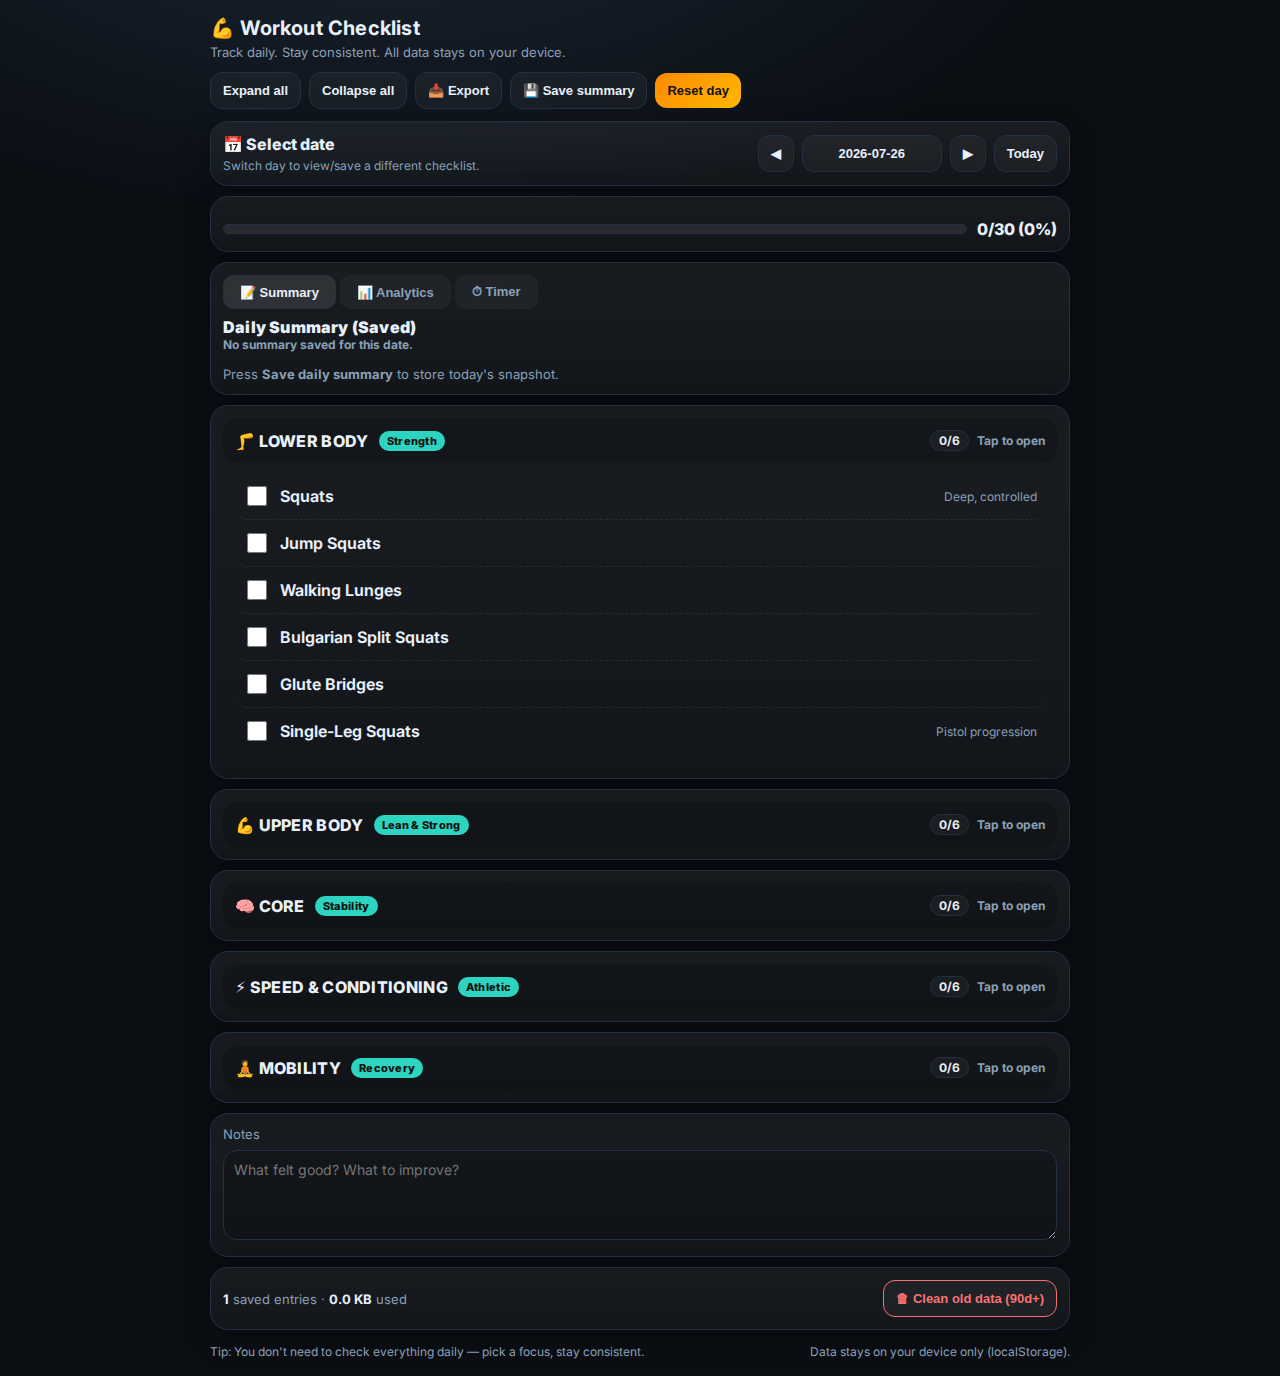
<file: Workout/index.html>
<!doctype html>
<html lang="en">
<head>
  <meta charset="utf-8" />
  <meta name="viewport" content="width=device-width, initial-scale=1" />
  <meta name="description" content="Offline workout checklist app. Track daily exercises, view analytics, and stay consistent — no internet needed." />
  <meta name="theme-color" content="#0b0f14" />
  <link rel="manifest" href="manifest.json" />
  <link rel="preconnect" href="https://fonts.googleapis.com" />
  <link rel="preconnect" href="https://fonts.gstatic.com" crossorigin />
  <link href="https://fonts.googleapis.com/css2?family=Inter:wght@400;600;700;800;900&display=swap" rel="stylesheet" />
  <link rel="stylesheet" href="style.css" />
  <title>Workout Checklist</title>
</head>

<body>
<main class="wrap">

  <!-- Header -->
  <header>
    <div class="title">
      <h1>💪 Workout Checklist</h1>
      <div class="sub">Track daily. Stay consistent. All data stays on your device.</div>
    </div>
    <nav class="bar" aria-label="Actions">
      <button class="ghost" id="expandAll">Expand all</button>
      <button class="ghost" id="collapseAll">Collapse all</button>
      <button class="ghost" id="export">📥 Export</button>
      <button class="ghost" id="saveSummary">💾 Save summary</button>
      <button class="primary" id="reset">Reset day</button>
    </nav>
  </header>

  <!-- Calendar / Date Picker -->
  <div class="card" id="calendarCard">
    <div class="calRow">
      <div class="calLeft">
        <div class="calLabel">📅 Select date</div>
        <div class="calSub">Switch day to view/save a different checklist.</div>
      </div>
      <div class="calRight">
        <button class="ghost" id="prevDay" aria-label="Previous day">◀</button>
        <button class="ghost" id="openCalendar">
          <span id="dateText">YYYY-MM-DD</span>
        </button>
        <button class="ghost" id="nextDay" aria-label="Next day">▶</button>
        <button class="ghost" id="todayBtn">Today</button>
      </div>
    </div>
  </div>

  <!-- Calendar Popup Modal -->
  <div class="modal" id="calModal" aria-hidden="true">
    <div class="modalBackdrop" id="calClose"></div>
    <div class="modalBox" role="dialog" aria-modal="true" aria-label="Calendar">
      <div class="calHeader">
        <div class="calMonth" id="calMonthLabel">Feb 2026</div>
        <div class="calHeaderRight">
          <button class="ghost" id="calToday">Today</button>
          <button class="ghost" id="calPrev" aria-label="Previous month">◀</button>
          <button class="ghost" id="calNext" aria-label="Next month">▶</button>
        </div>
      </div>
      <div class="calDow">
        <div>Su</div><div>Mo</div><div>Tu</div><div>We</div><div>Th</div><div>Fr</div><div>Sa</div>
      </div>
      <div class="calGrid" id="calGrid"></div>
    </div>
  </div>

  <!-- Progress -->
  <div class="card">
    <div class="progress">
      <div class="meter"><div class="fill" id="fill"></div></div>
      <div class="pct"><span id="done">0</span>/<span id="total">0</span> (<span id="percent">0</span>%)</div>
    </div>
  </div>

  <!-- Tabs: Summary / Analytics -->
  <div class="card">
    <div class="tab-nav">
      <button class="tab-btn active" data-tab="summary">📝 Summary</button>
      <button class="tab-btn" data-tab="analytics">📊 Analytics</button>
      <button class="tab-btn" data-tab="timer">⏱ Timer</button>
    </div>

    <!-- Tab: Summary -->
    <div class="tab-panel active" id="tab-summary">
      <div class="sumHeader">
        <div>
          <div class="sumTitle">Daily Summary (Saved)</div>
          <div class="sumMeta" id="summaryMeta">No summary saved for this date.</div>
        </div>
        <div class="sumMeta" id="summaryStatus"></div>
      </div>
      <div id="summaryBody" class="sumEmpty">Press <b>Save summary</b> to store today's snapshot.</div>
    </div>

    <!-- Tab: Analytics -->
    <div class="tab-panel" id="tab-analytics">
      <div class="analytics-grid">
        <div class="stat-box">
          <div class="stat-value" id="streakValue">0</div>
          <div class="stat-label">🔥 Day Streak</div>
        </div>
        <div class="stat-box">
          <div class="stat-value" id="weekAvgValue">0%</div>
          <div class="stat-label">📈 7-Day Avg</div>
        </div>
        <div class="stat-box">
          <div class="stat-value" id="activeDaysValue">0</div>
          <div class="stat-label">🗓 Active (30d)</div>
        </div>
      </div>
      <div class="heatmap-wrap">
        <div class="heatmap-label">Last 30 Days</div>
        <div class="heatmap" id="heatmap"></div>
      </div>
    </div>

    <!-- Tab: Timer -->
    <div class="tab-panel" id="tab-timer">
      <div class="timer-wrap">
        <div class="timer-display" id="timerDisplay">00:00</div>
        <button class="ghost timer-btn" id="timerStart">▶ Start</button>
        <button class="ghost timer-btn" id="timerReset">↺ Reset</button>
        <div class="timer-presets">
          <button class="ghost active" data-secs="0">Free</button>
          <button class="ghost" data-secs="30">30s</button>
          <button class="ghost" data-secs="45">45s</button>
          <button class="ghost" data-secs="60">60s</button>
          <button class="ghost" data-secs="90">90s</button>
          <button class="ghost" data-secs="120">2m</button>
        </div>
      </div>
    </div>
  </div>

  <!-- Exercise Sections -->
  <section class="card" aria-labelledby="lower-heading">
    <details open data-section="lower">
      <summary>
        <div class="secTitle" id="lower-heading">🦵 LOWER BODY <span class="tag">Strength</span></div>
        <div class="count"><span class="mini" id="lowerCount">0/0</span> Tap to open</div>
      </summary>
      <div class="items" id="lower"></div>
    </details>
  </section>

  <section class="card" aria-labelledby="upper-heading">
    <details data-section="upper">
      <summary>
        <div class="secTitle" id="upper-heading">💪 UPPER BODY <span class="tag">Lean & Strong</span></div>
        <div class="count"><span class="mini" id="upperCount">0/0</span> Tap to open</div>
      </summary>
      <div class="items" id="upper"></div>
    </details>
  </section>

  <section class="card" aria-labelledby="core-heading">
    <details data-section="core">
      <summary>
        <div class="secTitle" id="core-heading">🧠 CORE <span class="tag">Stability</span></div>
        <div class="count"><span class="mini" id="coreCount">0/0</span> Tap to open</div>
      </summary>
      <div class="items" id="core"></div>
    </details>
  </section>

  <section class="card" aria-labelledby="speed-heading">
    <details data-section="speed">
      <summary>
        <div class="secTitle" id="speed-heading">⚡ SPEED & CONDITIONING <span class="tag">Athletic</span></div>
        <div class="count"><span class="mini" id="speedCount">0/0</span> Tap to open</div>
      </summary>
      <div class="items" id="speed"></div>
    </details>
  </section>

  <section class="card" aria-labelledby="mobility-heading">
    <details data-section="mobility">
      <summary>
        <div class="secTitle" id="mobility-heading">🧘 MOBILITY <span class="tag">Recovery</span></div>
        <div class="count"><span class="mini" id="mobilityCount">0/0</span> Tap to open</div>
      </summary>
      <div class="items" id="mobility"></div>
    </details>
  </section>

  <!-- Notes -->
  <section class="card">
    <label class="sub" for="notes" style="display:block;margin-bottom:8px;">Notes</label>
    <textarea id="notes" placeholder="What felt good? What to improve?"></textarea>
  </section>

  <!-- Storage Management -->
  <div class="card">
    <div class="storage-info">
      <div class="storage-stats" id="storageStats">Loading...</div>
      <button class="ghost danger" id="cleanStorage">🗑 Clean old data (90d+)</button>
    </div>
  </div>

  <!-- Footer -->
  <footer class="footer">
    <div>Tip: You don't need to check everything daily — pick a focus, stay consistent.</div>
    <div>Data stays on your device only (localStorage).</div>
  </footer>

</main>

<script src="app.js"></script>
</body>
</html>
</file>
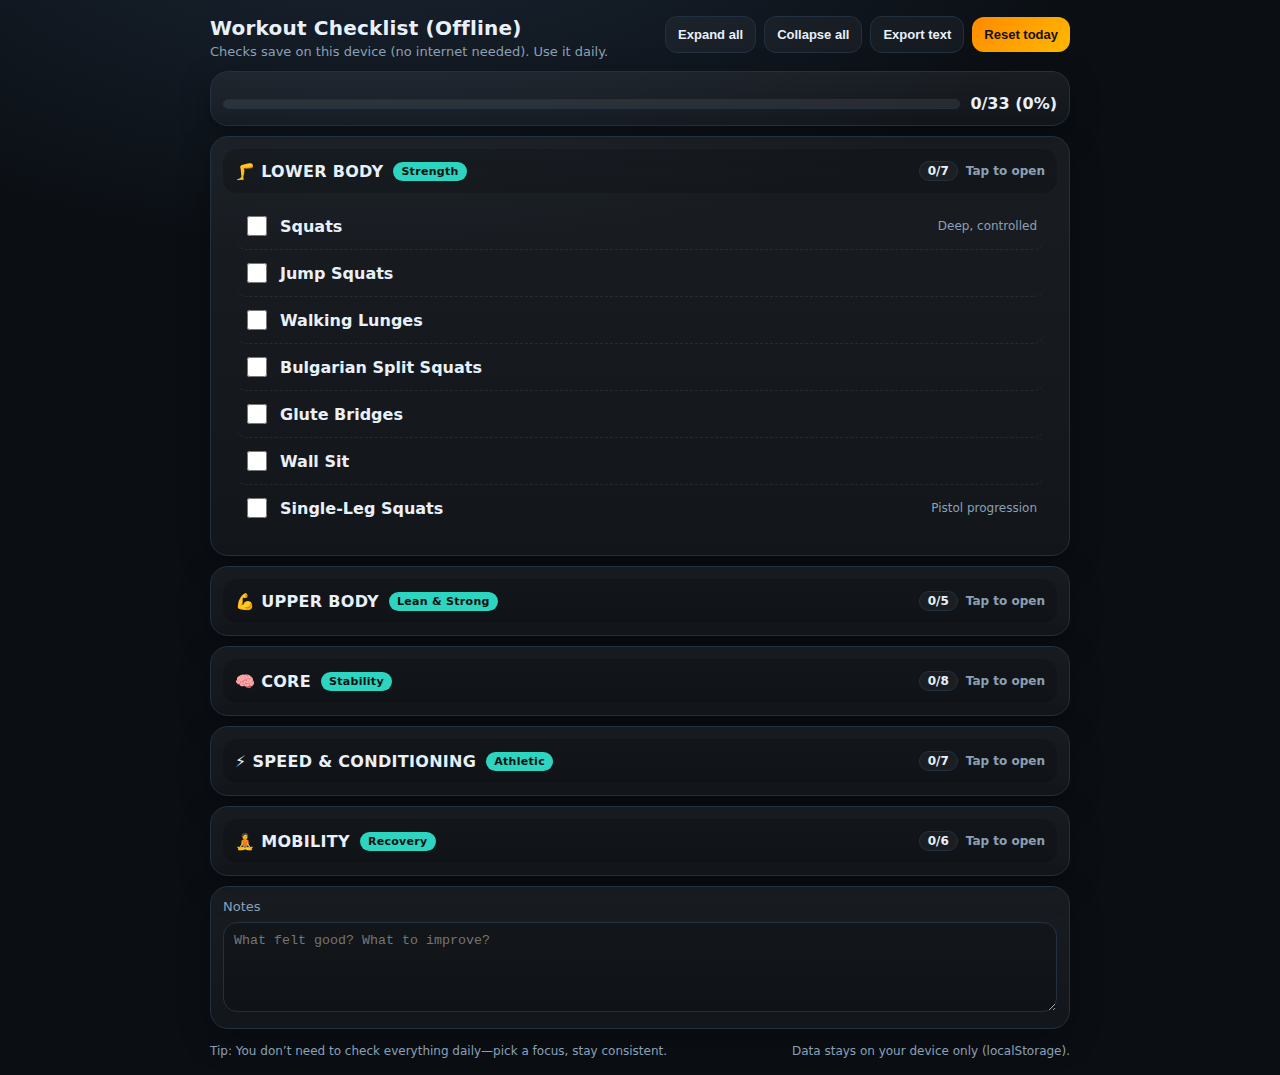
<file: Workout Checklist.html>
<!doctype html>
<html lang="en">
<head>
  <meta charset="utf-8" />
  <meta name="viewport" content="width=device-width, initial-scale=1" />
  <title>Workout Checklist (Offline)</title>
  <style>
    :root{
      --bg:#0b0f14; --card:#121a23; --muted:#8aa0b6; --text:#e8f0fa;
      --accent:#ff8a00; --accent2:#2dd4bf; --border:#223142;
      --ok:#22c55e;
    }
    *{box-sizing:border-box}
    body{
      margin:0;
      font-family: system-ui, -apple-system, Segoe UI, Roboto, Arial, sans-serif;
      background: radial-gradient(1200px 600px at 30% -10%, #1a2533 0, var(--bg) 60%);
      color:var(--text);
      padding:16px;
    }
    .wrap{max-width:860px;margin:0 auto}
    header{
      display:flex;
      gap:12px;
      align-items:flex-start;
      justify-content:space-between;
      flex-wrap:wrap;
      margin-bottom:12px;
    }
    .title{display:flex;flex-direction:column;gap:4px}
    h1{margin:0;font-size:20px;letter-spacing:.2px}
    .sub{color:var(--muted);font-size:13px}
    .bar{display:flex;gap:8px;flex-wrap:wrap;align-items:center;justify-content:flex-end}
    button{
      appearance:none;
      border:1px solid var(--border);
      background:transparent;
      color:var(--text);
      padding:10px 12px;
      border-radius:12px;
      font-weight:600;
      font-size:13px;
      cursor:pointer;
    }
    button.primary{
      background:linear-gradient(135deg,var(--accent),#ffb800);
      border:none;
      color:#111;
    }
    button.ghost{background:rgba(255,255,255,.04)}
    button:active{transform:translateY(1px)}
    .card{
      background:linear-gradient(180deg, rgba(255,255,255,.06), rgba(255,255,255,.03));
      border:1px solid var(--border);
      border-radius:18px;
      padding:12px;
      margin:10px 0;
      box-shadow: 0 10px 30px rgba(0,0,0,.35);
    }
    details{border-radius:14px; overflow:hidden}
    summary{
      cursor:pointer;
      list-style:none;
      display:flex;
      align-items:center;
      justify-content:space-between;
      gap:8px;
      padding:12px 12px;
      border-radius:14px;
      background:rgba(0,0,0,.18);
    }
    summary::-webkit-details-marker{display:none}
    .secTitle{
      display:flex;
      align-items:center;
      gap:10px;
      font-weight:800;
      letter-spacing:.3px;
    }
    .tag{
      font-size:11px;
      color:#111;
      background:var(--accent2);
      padding:3px 8px;
      border-radius:999px;
      font-weight:800;
    }
    .count{
      color:var(--muted);
      font-size:12px;
      font-weight:700;
      display:flex;
      align-items:center;
      gap:8px;
    }
    .mini{
      padding:2px 8px;
      border:1px solid var(--border);
      border-radius:999px;
      background:rgba(255,255,255,.04);
      color:var(--text);
    }
    .items{padding:10px 12px 12px}
    .item{
      display:flex;
      align-items:center;
      gap:10px;
      padding:10px 8px;
      border-radius:12px;
    }
    .item:not(:last-child){border-bottom:1px dashed rgba(255,255,255,.08)}
    input[type="checkbox"]{
      width:20px;
      height:20px;
      accent-color: var(--ok);
    }
    .name{flex:1;font-weight:650}
    .hint{color:var(--muted);font-size:12px}
    .footer{
      margin-top:14px;
      color:var(--muted);
      font-size:12px;
      line-height:1.35;
      display:flex;
      justify-content:space-between;
      gap:10px;
      flex-wrap:wrap;
    }
    .progress{
      display:flex;
      align-items:center;
      gap:10px;
      margin:10px 0 0;
    }
    .meter{
      flex:1;
      height:10px;
      border-radius:999px;
      background:rgba(255,255,255,.08);
      overflow:hidden;
      border:1px solid var(--border);
    }
    .fill{
      height:100%;
      width:0%;
      background:linear-gradient(90deg,var(--ok),#84cc16);
      transition: width .2s ease;
    }
    .pct{font-weight:800}
    textarea{
      width:100%;
      min-height:90px;
      resize:vertical;
      border:1px solid var(--border);
      border-radius:14px;
      padding:10px;
      background:rgba(0,0,0,.18);
      color:var(--text);
      outline:none;
    }
  </style>
</head>
<body>
<div class="wrap">
  <header>
    <div class="title">
      <h1>Workout Checklist (Offline)</h1>
      <div class="sub">Checks save on this device (no internet needed). Use it daily.</div>
    </div>
    <div class="bar">
      <button class="ghost" id="expandAll">Expand all</button>
      <button class="ghost" id="collapseAll">Collapse all</button>
      <button class="ghost" id="export">Export text</button>
      <button class="primary" id="reset">Reset today</button>
    </div>
  </header>

  <div class="card">
    <div class="progress">
      <div class="meter"><div class="fill" id="fill"></div></div>
      <div class="pct"><span id="done">0</span>/<span id="total">0</span> (<span id="percent">0</span>%)</div>
    </div>
  </div>

  <!-- SECTIONS -->
  <div class="card">
    <details open data-section="lower">
      <summary>
        <div class="secTitle">🦵 LOWER BODY <span class="tag">Strength</span></div>
        <div class="count"><span class="mini" id="lowerCount">0/0</span> Tap to open</div>
      </summary>
      <div class="items" id="lower"></div>
    </details>
  </div>

  <div class="card">
    <details data-section="upper">
      <summary>
        <div class="secTitle">💪 UPPER BODY <span class="tag">Lean & Strong</span></div>
        <div class="count"><span class="mini" id="upperCount">0/0</span> Tap to open</div>
      </summary>
      <div class="items" id="upper"></div>
    </details>
  </div>

  <div class="card">
    <details data-section="core">
      <summary>
        <div class="secTitle">🧠 CORE <span class="tag">Stability</span></div>
        <div class="count"><span class="mini" id="coreCount">0/0</span> Tap to open</div>
      </summary>
      <div class="items" id="core"></div>
    </details>
  </div>

  <div class="card">
    <details data-section="speed">
      <summary>
        <div class="secTitle">⚡ SPEED & CONDITIONING <span class="tag">Athletic</span></div>
        <div class="count"><span class="mini" id="speedCount">0/0</span> Tap to open</div>
      </summary>
      <div class="items" id="speed"></div>
    </details>
  </div>

  <div class="card">
    <details data-section="mobility">
      <summary>
        <div class="secTitle">🧘 MOBILITY <span class="tag">Recovery</span></div>
        <div class="count"><span class="mini" id="mobilityCount">0/0</span> Tap to open</div>
      </summary>
      <div class="items" id="mobility"></div>
    </details>
  </div>

  <div class="card">
    <label class="sub" style="display:block;margin-bottom:8px;">Notes</label>
    <textarea id="notes" placeholder="What felt good? What to improve?"></textarea>
  </div>

  <div class="footer">
    <div>Tip: You don’t need to check everything daily—pick a focus, stay consistent.</div>
    <div>Data stays on your device only (localStorage).</div>
  </div>
</div>

<script>
  // ---------- DATA ----------
  const EXERCISES = {
    lower: [
      { name: "Squats", hint: "Deep, controlled" },
      { name: "Jump Squats", hint: "" },
      { name: "Walking Lunges", hint: "" },
      { name: "Bulgarian Split Squats", hint: "" },
      { name: "Glute Bridges", hint: "" },
      { name: "Wall Sit", hint: "" },
      { name: "Single-Leg Squats", hint: "Pistol progression" },
    ],
    upper: [
      { name: "Push-Ups", hint: "Basic → Diamond → Wide → Decline" },
      { name: "Pike Push-Ups", hint: "" },
      { name: "Explosive Push-Ups", hint: "Clap if possible" },
      { name: "Dips", hint: "Chair/bed" },
      { name: "Handstand Hold", hint: "Against wall" },
    ],
    core: [
      { name: "Plank", hint: "" },
      { name: "Side Plank", hint: "" },
      { name: "Mountain Climbers", hint: "" },
      { name: "Lying Leg Raises", hint: "Hanging alternative" },
      { name: "Russian Twists", hint: "" },
      { name: "Hollow Body Hold", hint: "" },
      { name: "V-Ups", hint: "" },
      { name: "Dead Bug", hint: "" },
    ],
    speed: [
      { name: "Sprinting", hint: "10–30 sec bursts" },
      { name: "High Knees", hint: "" },
      { name: "Burpees", hint: "" },
      { name: "Jump Lunges", hint: "" },
      { name: "Skater Jumps", hint: "" },
      { name: "Broad Jumps", hint: "" },
      { name: "Shadow Boxing", hint: "" },
    ],
    mobility: [
      { name: "Deep Squat Hold", hint: "" },
      { name: "Hip Openers", hint: "" },
      { name: "Hamstring Stretch", hint: "" },
      { name: "Shoulder Circles", hint: "" },
      { name: "Dynamic Leg Swings", hint: "" },
      { name: "World’s Greatest Stretch", hint: "" },
    ],
  };

  // ---------- HELPERS ----------
  const $ = (id) => document.getElementById(id);

  function todayISO(){
    const d = new Date();
    const tzOffset = d.getTimezoneOffset() * 60000;
    return new Date(d - tzOffset).toISOString().slice(0,10);
  }

  // We removed the date box, so we still need a date key for saving/loading.
  function getActiveDate(){
    return todayISO(); // silent "today" key
  }

  function keyFor(dateStr){ return `workoutChecklist:${dateStr}`; }

  function loadState(dateStr){
    const raw = localStorage.getItem(keyFor(dateStr));
    if (!raw) return { checks:{}, notes:"" };
    try { return JSON.parse(raw); }
    catch { return { checks:{}, notes:"" }; }
  }

  function saveState(dateStr, state){
    localStorage.setItem(keyFor(dateStr), JSON.stringify(state));
  }

  // ---------- RENDER ----------
  function renderSection(sectionId, items, state, dateStr){
    const container = $(sectionId);
    container.innerHTML = "";

    items.forEach((it, idx) => {
      const id = `${sectionId}_${idx}`;
      const checked = !!state.checks[id];

      const row = document.createElement("div");
      row.className = "item";

      const cb = document.createElement("input");
      cb.type = "checkbox";
      cb.id = id;
      cb.checked = checked;

      cb.addEventListener("change", () => {
        state.checks[id] = cb.checked;
        saveState(dateStr, state);
        updateProgress(state);
      });

      const label = document.createElement("label");
      label.htmlFor = id;
      label.className = "name";
      label.textContent = it.name;

      const hint = document.createElement("div");
      hint.className = "hint";
      hint.textContent = it.hint;

      const right = document.createElement("div");
      right.style.display = "flex";
      right.style.flexDirection = "column";
      right.style.alignItems = "flex-end";
      right.style.gap = "2px";
      if (it.hint) right.appendChild(hint);

      row.appendChild(cb);
      row.appendChild(label);
      row.appendChild(right);
      container.appendChild(row);
    });
  }

  function updateProgress(state){
    const allIds = [];
    Object.keys(EXERCISES).forEach(sec=>{
      EXERCISES[sec].forEach((_, idx)=> allIds.push(`${sec}_${idx}`));
    });

    const total = allIds.length;
    const done = allIds.filter(id => state.checks[id]).length;
    const pct = total ? Math.round((done/total)*100) : 0;

    $("total").textContent = total;
    $("done").textContent = done;
    $("percent").textContent = pct;
    $("fill").style.width = `${pct}%`;

    for (const sec of Object.keys(EXERCISES)){
      const ids = EXERCISES[sec].map((_, idx)=> `${sec}_${idx}`);
      const d = ids.filter(id => state.checks[id]).length;
      const t = ids.length;
      const el = $(`${sec}Count`);
      if (el) el.textContent = `${d}/${t}`;
    }
  }

  function renderAll(){
    const dateStr = getActiveDate();
    const state = loadState(dateStr);

    $("notes").value = state.notes ?? "";

    renderSection("lower", EXERCISES.lower, state, dateStr);
    renderSection("upper", EXERCISES.upper, state, dateStr);
    renderSection("core", EXERCISES.core, state, dateStr);
    renderSection("speed", EXERCISES.speed, state, dateStr);
    renderSection("mobility", EXERCISES.mobility, state, dateStr);

    updateProgress(state);

    $("notes").oninput = () => {
      state.notes = $("notes").value;
      saveState(dateStr, state);
    };
  }

  // ---------- ACTIONS ----------
  function resetToday(){
    const dateStr = getActiveDate();
    const state = loadState(dateStr);
    state.checks = {};
    state.notes = "";
    saveState(dateStr, state);
    renderAll();
  }

  function expandCollapse(allOpen){
    document.querySelectorAll("details").forEach(d => d.open = allOpen);
  }

  function exportText(){
    const dateStr = getActiveDate();
    const state = loadState(dateStr);

    const lines = [];
    lines.push(`Workout Checklist — ${dateStr}`);
    lines.push("");

    for (const sec of Object.keys(EXERCISES)){
      lines.push(sec.toUpperCase());
      EXERCISES[sec].forEach((it, idx)=>{
        const id = `${sec}_${idx}`;
        const mark = state.checks[id] ? "✅" : "⬜";
        const hint = it.hint ? ` (${it.hint})` : "";
        lines.push(`${mark} ${it.name}${hint}`);
      });
      lines.push("");
    }

    if (state.notes?.trim()){
      lines.push("NOTES");
      lines.push(state.notes.trim());
      lines.push("");
    }

    const text = lines.join("\n");

    navigator.clipboard?.writeText(text).then(()=>{
      alert("Export copied to clipboard ✅");
    }).catch(()=>{
      window.prompt("Copy your export:", text);
    });
  }

  // ---------- INIT ----------
  (function init(){
    renderAll();
    $("reset").addEventListener("click", resetToday);
    $("expandAll").addEventListener("click", ()=>expandCollapse(true));
    $("collapseAll").addEventListener("click", ()=>expandCollapse(false));
    $("export").addEventListener("click", exportText);
  })();
</script>
</body>
</html>
</file>
<file: Workout/style.css>
/* ===== Design Tokens ===== */
:root {
  --bg: #0b0f14;
  --card: #121a23;
  --muted: #8aa0b6;
  --text: #e8f0fa;
  --accent: #ff8a00;
  --accent2: #2dd4bf;
  --border: #223142;
  --ok: #22c55e;
}

/* ===== Reset & Base ===== */
* { box-sizing: border-box; }

body {
  margin: 0;
  font-family: 'Inter', system-ui, -apple-system, Segoe UI, Roboto, Arial, sans-serif;
  background: radial-gradient(1200px 600px at 30% -10%, #1a2533 0, var(--bg) 60%);
  color: var(--text);
  padding: 16px;
}

.wrap { max-width: 860px; margin: 0 auto; }

/* ===== Header ===== */
header {
  display: flex;
  gap: 12px;
  align-items: flex-start;
  justify-content: space-between;
  flex-wrap: wrap;
  margin-bottom: 12px;
}

.title { display: flex; flex-direction: column; gap: 4px; }
h1 { margin: 0; font-size: 20px; letter-spacing: .2px; }
.sub { color: var(--muted); font-size: 13px; }

.bar {
  display: flex;
  gap: 8px;
  flex-wrap: wrap;
  align-items: center;
  justify-content: flex-end;
}

/* ===== Buttons ===== */
button {
  appearance: none;
  border: 1px solid var(--border);
  background: transparent;
  color: var(--text);
  padding: 10px 12px;
  border-radius: 12px;
  font-weight: 600;
  font-size: 13px;
  cursor: pointer;
  transition: background .15s ease, transform .05s ease, border-color .15s ease;
}

button.primary {
  background: linear-gradient(135deg, var(--accent), #ffb800);
  border: none;
  color: #111;
}

button.ghost { background: rgba(255,255,255,.04); }
button:hover { background: rgba(255,255,255,.08); }
button.primary:hover { background: linear-gradient(135deg, #e07800, #e0a400); }
button:active { transform: translateY(1px); }

button.danger {
  border-color: #f87171;
  color: #f87171;
}
button.danger:hover {
  background: rgba(248,113,113,.12);
}

/* ===== Cards ===== */
.card {
  background: linear-gradient(180deg, rgba(255,255,255,.06), rgba(255,255,255,.03));
  border: 1px solid var(--border);
  border-radius: 18px;
  padding: 12px;
  margin: 10px 0;
  box-shadow: 0 10px 30px rgba(0,0,0,.35);
}

/* ===== Sections (details/summary) ===== */
details { border-radius: 14px; overflow: hidden; }

summary {
  cursor: pointer;
  list-style: none;
  display: flex;
  align-items: center;
  justify-content: space-between;
  gap: 8px;
  padding: 12px 12px;
  border-radius: 14px;
  background: rgba(0,0,0,.18);
  transition: background .15s ease;
}

summary:hover { background: rgba(0,0,0,.28); }
summary::-webkit-details-marker { display: none; }

.secTitle {
  display: flex;
  align-items: center;
  gap: 10px;
  font-weight: 800;
  letter-spacing: .3px;
}

.tag {
  font-size: 11px;
  color: #111;
  background: var(--accent2);
  padding: 3px 8px;
  border-radius: 999px;
  font-weight: 800;
}

.count {
  color: var(--muted);
  font-size: 12px;
  font-weight: 700;
  display: flex;
  align-items: center;
  gap: 8px;
}

.mini {
  padding: 2px 8px;
  border: 1px solid var(--border);
  border-radius: 999px;
  background: rgba(255,255,255,.04);
  color: var(--text);
}

/* ===== Exercise Items ===== */
.items { padding: 10px 12px 12px; }

.item {
  display: flex;
  align-items: center;
  gap: 10px;
  padding: 10px 8px;
  border-radius: 12px;
  transition: background .15s ease;
}

.item:hover { background: rgba(255,255,255,.03); }
.item:not(:last-child) { border-bottom: 1px dashed rgba(255,255,255,.08); }

input[type="checkbox"] {
  width: 20px;
  height: 20px;
  accent-color: var(--ok);
  cursor: pointer;
}

.name {
  flex: 1;
  font-weight: 650;
  transition: opacity .3s ease, text-decoration-color .3s ease;
}

/* Improvement #12: CSS transitions on checkbox state */
.item:has(input:checked) .name {
  text-decoration: line-through;
  text-decoration-color: var(--ok);
  opacity: 0.5;
}

.hint { color: var(--muted); font-size: 12px; }

/* Improvement #11: CSS class instead of inline styles */
.hint-col {
  display: flex;
  flex-direction: column;
  align-items: flex-end;
  gap: 2px;
}

/* ===== Footer ===== */
.footer {
  margin-top: 14px;
  color: var(--muted);
  font-size: 12px;
  line-height: 1.35;
  display: flex;
  justify-content: space-between;
  gap: 10px;
  flex-wrap: wrap;
}

/* ===== Progress Bar ===== */
.progress {
  display: flex;
  align-items: center;
  gap: 10px;
  margin: 10px 0 0;
}

.meter {
  flex: 1;
  height: 10px;
  border-radius: 999px;
  background: rgba(255,255,255,.08);
  overflow: hidden;
  border: 1px solid var(--border);
}

.fill {
  height: 100%;
  width: 0%;
  background: linear-gradient(90deg, var(--ok), #84cc16);
  transition: width .4s cubic-bezier(.25,.8,.25,1);
}

.pct { font-weight: 800; }

/* ===== Textarea ===== */
textarea {
  width: 100%;
  min-height: 90px;
  resize: vertical;
  border: 1px solid var(--border);
  border-radius: 14px;
  padding: 10px;
  background: rgba(0,0,0,.18);
  color: var(--text);
  outline: none;
  font-family: inherit;
  font-size: 14px;
  transition: border-color .15s ease;
}

textarea:focus { border-color: var(--accent2); }

/* ===== Calendar Row ===== */
.calRow {
  display: flex;
  align-items: center;
  justify-content: space-between;
  gap: 12px;
  flex-wrap: wrap;
}

.calLeft { display: flex; flex-direction: column; gap: 4px; }
.calLabel { font-weight: 800; }
.calSub { color: var(--muted); font-size: 12px; }
.calRight { display: flex; gap: 8px; align-items: center; flex-wrap: wrap; }
#openCalendar { min-width: 140px; }

/* ===== Calendar Popup Modal ===== */
.modal {
  position: fixed;
  inset: 0;
  display: none;
  z-index: 9999;
}

.modal.open { display: block; }

.modalBackdrop {
  position: absolute;
  inset: 0;
  background: rgba(0,0,0,.60);
  animation: fadeIn .2s ease;
}

.modalBox {
  position: relative;
  width: min(360px, calc(100vw - 24px));
  margin: 80px auto 0;
  background: rgba(18,26,35,0.50);
  backdrop-filter: blur(14px);
  -webkit-backdrop-filter: blur(14px);
  border: 1px solid rgba(255,255,255,.14);
  border-radius: 18px;
  padding: 12px;
  box-shadow: 0 20px 60px rgba(0,0,0,.55);
  animation: slideDown .25s ease;
}

@keyframes fadeIn { from { opacity: 0; } to { opacity: 1; } }
@keyframes slideDown { from { opacity: 0; transform: translateY(-12px); } to { opacity: 1; transform: translateY(0); } }

.calHeader {
  display: flex;
  align-items: center;
  justify-content: space-between;
  gap: 10px;
  padding: 6px 4px 10px;
}

.calMonth { font-weight: 900; letter-spacing: .2px; }
.calHeaderRight { display: flex; gap: 8px; align-items: center; flex-wrap: wrap; }

.calDow {
  display: grid;
  grid-template-columns: repeat(7, 1fr);
  gap: 6px;
  color: var(--muted);
  font-size: 12px;
  font-weight: 800;
  padding: 4px;
}

.calDow > div { text-align: center; padding: 6px 0; }

.calGrid {
  display: grid;
  grid-template-columns: repeat(7, 1fr);
  gap: 8px;
  padding: 4px;
}

.calDay {
  border: 1px solid rgba(255,255,255,.10);
  background: rgba(255,255,255,.06);
  color: var(--text);
  border-radius: 14px;
  padding: 12px 0;
  font-weight: 800;
  cursor: pointer;
  text-align: center;
  user-select: none;
  transition: background .15s ease, transform .05s ease, border-color .15s ease;
}

.calDay:hover {
  background: rgba(255,255,255,.10);
  border-color: rgba(255,255,255,.14);
}

.calDay:active { transform: translateY(1px); }
.calDay.muted { opacity: .30; }

.calDay.today {
  outline: 2px solid rgba(45,212,191,.65);
  outline-offset: 0;
}

.calDay.selected {
  background: linear-gradient(135deg, var(--accent), #ffb800);
  border: none;
  color: #111;
}

/* Calendar day with saved data dot */
.calDay.has-data::after {
  content: '';
  display: block;
  width: 5px;
  height: 5px;
  border-radius: 50%;
  background: var(--ok);
  margin: 3px auto 0;
}

/* ===== Summary UI ===== */
.sumHeader {
  display: flex;
  align-items: center;
  justify-content: space-between;
  gap: 10px;
  flex-wrap: wrap;
  margin-bottom: 8px;
}

.sumTitle {
  font-weight: 900;
  letter-spacing: .2px;
}

.sumMeta {
  color: var(--muted);
  font-size: 12px;
  font-weight: 700;
}

.sumGrid {
  display: grid;
  grid-template-columns: repeat(2, minmax(0,1fr));
  gap: 10px;
  margin-top: 8px;
}

@media (max-width: 560px) {
  .sumGrid { grid-template-columns: 1fr; }
}

.sumBox {
  border: 1px solid var(--border);
  border-radius: 14px;
  padding: 10px;
  background: rgba(0,0,0,.18);
}

.sumBox .k {
  color: var(--muted);
  font-size: 12px;
  font-weight: 800;
  margin-bottom: 4px;
}

.sumBox .v {
  font-weight: 900;
  font-size: 14px;
}

.sumEmpty {
  color: var(--muted);
  font-size: 13px;
  padding-top: 6px;
}

/* ===== Analytics ===== */
.analytics-grid {
  display: grid;
  grid-template-columns: repeat(3, 1fr);
  gap: 10px;
  margin-top: 8px;
}

@media (max-width: 560px) {
  .analytics-grid { grid-template-columns: 1fr; }
}

.stat-box {
  border: 1px solid var(--border);
  border-radius: 14px;
  padding: 14px;
  background: rgba(0,0,0,.18);
  text-align: center;
}

.stat-value {
  font-size: 28px;
  font-weight: 900;
  background: linear-gradient(135deg, var(--accent), #ffb800);
  -webkit-background-clip: text;
  -webkit-text-fill-color: transparent;
  background-clip: text;
}

.stat-label {
  color: var(--muted);
  font-size: 12px;
  font-weight: 700;
  margin-top: 4px;
}

/* Heatmap */
.heatmap-wrap {
  margin-top: 12px;
}

.heatmap-label {
  color: var(--muted);
  font-size: 12px;
  font-weight: 800;
  margin-bottom: 6px;
}

.heatmap {
  display: grid;
  grid-template-columns: repeat(7, 1fr);
  gap: 4px;
}

.heatmap-cell {
  aspect-ratio: 1;
  border-radius: 6px;
  background: rgba(255,255,255,.06);
  position: relative;
  cursor: default;
}

.heatmap-cell.l1 { background: rgba(34,197,94,.20); }
.heatmap-cell.l2 { background: rgba(34,197,94,.40); }
.heatmap-cell.l3 { background: rgba(34,197,94,.65); }
.heatmap-cell.l4 { background: rgba(34,197,94,.90); }

.heatmap-cell[data-tip]:hover::after {
  content: attr(data-tip);
  position: absolute;
  bottom: calc(100% + 6px);
  left: 50%;
  transform: translateX(-50%);
  white-space: nowrap;
  background: var(--card);
  border: 1px solid var(--border);
  color: var(--text);
  font-size: 11px;
  padding: 4px 8px;
  border-radius: 8px;
  z-index: 10;
  pointer-events: none;
}

/* ===== Timer ===== */
.timer-wrap {
  display: flex;
  align-items: center;
  gap: 8px;
  margin-top: 10px;
  padding: 10px 12px;
  border: 1px dashed var(--border);
  border-radius: 14px;
  background: rgba(0,0,0,.12);
}

.timer-display {
  font-size: 32px;
  font-weight: 900;
  font-variant-numeric: tabular-nums;
  min-width: 100px;
  text-align: center;
  background: linear-gradient(135deg, var(--accent2), #84cc16);
  -webkit-background-clip: text;
  -webkit-text-fill-color: transparent;
  background-clip: text;
}

.timer-btn {
  padding: 6px 12px;
  font-size: 12px;
  border-radius: 10px;
}

.timer-presets {
  display: flex;
  gap: 6px;
  flex-wrap: wrap;
}

.timer-presets button {
  padding: 4px 10px;
  font-size: 11px;
  border-radius: 8px;
}

.timer-presets button.active {
  background: var(--accent2);
  color: #111;
  border-color: var(--accent2);
}

/* ===== Storage Card ===== */
.storage-info {
  display: flex;
  align-items: center;
  justify-content: space-between;
  gap: 10px;
  flex-wrap: wrap;
}

.storage-stats {
  color: var(--muted);
  font-size: 13px;
}

.storage-stats strong {
  color: var(--text);
}

/* ===== Tab Nav ===== */
.tab-nav {
  display: flex;
  gap: 4px;
  margin-bottom: 8px;
}

.tab-btn {
  padding: 8px 16px;
  border-radius: 10px;
  font-weight: 700;
  font-size: 13px;
  border: 1px solid transparent;
  background: rgba(255,255,255,.04);
  color: var(--muted);
  cursor: pointer;
  transition: all .15s ease;
}

.tab-btn.active {
  background: rgba(255,255,255,.10);
  color: var(--text);
  border-color: var(--border);
}

.tab-panel { display: none; }
.tab-panel.active { display: block; }

/* ===== Responsive ===== */
@media (max-width: 560px) {
  body { padding: 10px; }
  h1 { font-size: 17px; }
  .bar { justify-content: flex-start; }
  .analytics-grid { grid-template-columns: 1fr 1fr; }
  .timer-wrap { flex-wrap: wrap; justify-content: center; }
}
</file>
